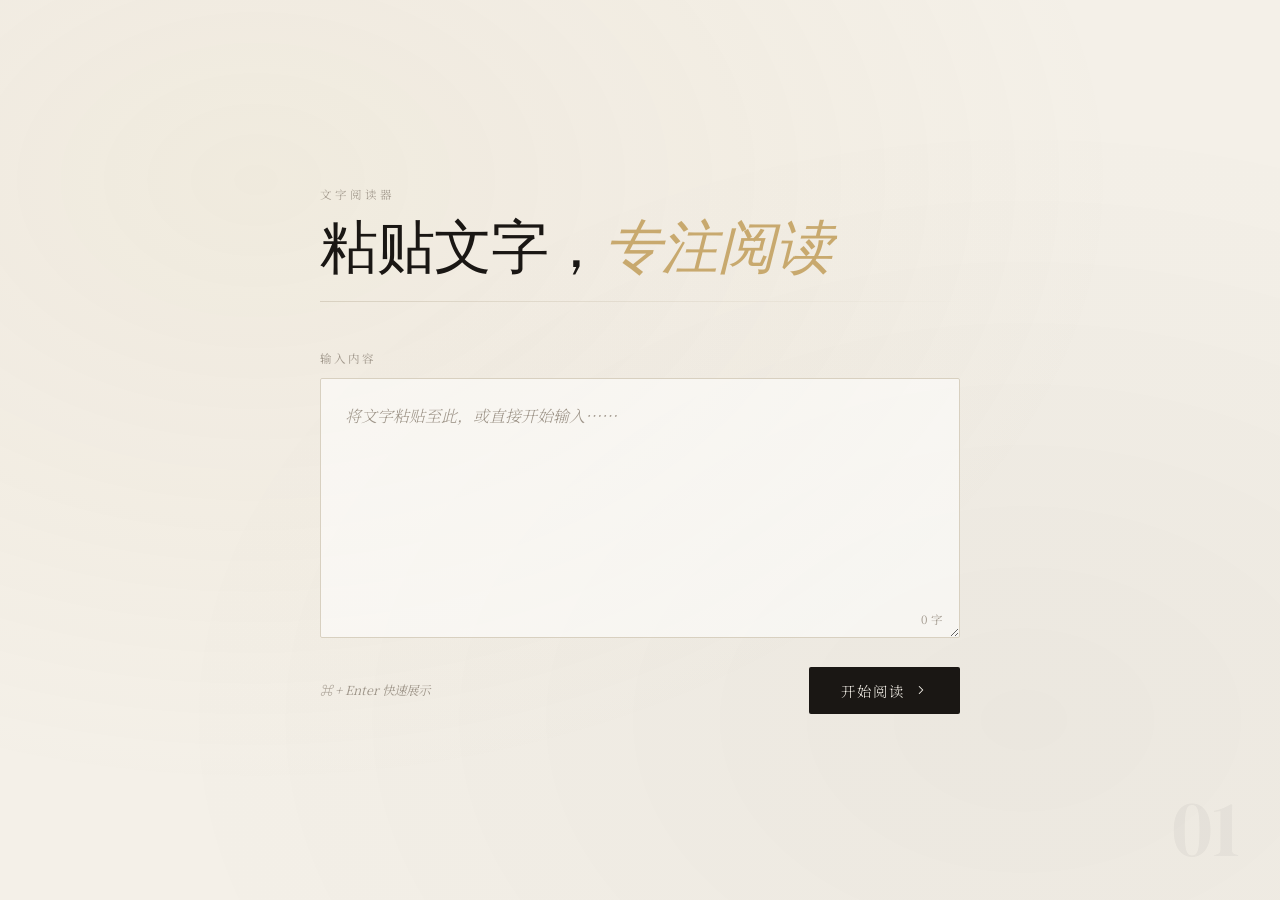
<file: index.html>
<!DOCTYPE html>
<html lang="zh">
<head>
    <meta charset="UTF-8">
    <meta name="viewport" content="width=device-width, initial-scale=1.0">
    <title>阅读器</title>
    <link rel="preconnect" href="https://fonts.googleapis.com">
    <link rel="preconnect" href="https://fonts.gstatic.com" crossorigin>
    <link href="https://fonts.googleapis.com/css2?family=Noto+Serif+SC:wght@300;400&family=DM+Serif+Display:ital@0;1&display=swap" rel="stylesheet">
    <style>
        :root {
            --ink: #1a1714;
            --paper: #f4f0e8;
            --muted: #9e9589;
            --accent: #c8a96e;
            --border: #d8d0c0;
        }

        * {
            margin: 0;
            padding: 0;
            box-sizing: border-box;
        }

        body {
            background-color: var(--paper);
            color: var(--ink);
            font-family: 'Noto Serif SC', serif;
            min-height: 100vh;
            display: flex;
            flex-direction: column;
            align-items: center;
            justify-content: center;
            padding: 2rem;
            position: relative;
            overflow-x: hidden;
        }

        /* 背景纹理 */
        body::before {
            content: '';
            position: fixed;
            inset: 0;
            background-image:
                radial-gradient(ellipse at 20% 20%, rgba(200, 169, 110, 0.08) 0%, transparent 60%),
                radial-gradient(ellipse at 80% 80%, rgba(26, 23, 20, 0.04) 0%, transparent 60%);
            pointer-events: none;
        }

        .page {
            width: 100%;
            max-width: 640px;
            animation: fadeUp 0.8s ease both;
        }

        @keyframes fadeUp {
            from { opacity: 0; transform: translateY(24px); }
            to   { opacity: 1; transform: translateY(0); }
        }

        /* 标题区域 */
        .header {
            margin-bottom: 3rem;
            text-align: left;
        }

        .header-eyebrow {
            font-family: 'Noto Serif SC', serif;
            font-weight: 300;
            font-size: 0.72rem;
            letter-spacing: 0.25em;
            color: var(--muted);
            text-transform: uppercase;
            margin-bottom: 0.8rem;
        }

        .header-title {
            font-family: 'DM Serif Display', serif;
            font-size: clamp(2.4rem, 6vw, 3.6rem);
            font-weight: 400;
            line-height: 1.1;
            color: var(--ink);
            letter-spacing: -0.02em;
        }

        .header-title em {
            font-style: italic;
            color: var(--accent);
        }

        .header-rule {
            margin-top: 1.4rem;
            height: 1px;
            background: linear-gradient(to right, var(--border), transparent);
        }

        /* 输入区域 */
        .input-wrapper {
            position: relative;
            margin-bottom: 1.5rem;
        }

        .input-label {
            display: block;
            font-size: 0.72rem;
            letter-spacing: 0.18em;
            text-transform: uppercase;
            color: var(--muted);
            margin-bottom: 0.75rem;
        }

        textarea {
            width: 100%;
            min-height: 260px;
            padding: 1.4rem 1.5rem;
            background: rgba(255, 255, 255, 0.55);
            border: 1px solid var(--border);
            border-radius: 2px;
            font-family: 'Noto Serif SC', serif;
            font-size: 1rem;
            font-weight: 300;
            line-height: 1.85;
            color: var(--ink);
            resize: vertical;
            outline: none;
            transition: border-color 0.25s, background 0.25s, box-shadow 0.25s;
            caret-color: var(--accent);
        }

        textarea::placeholder {
            color: var(--muted);
            font-style: italic;
        }

        textarea:focus {
            border-color: var(--accent);
            background: rgba(255, 255, 255, 0.8);
            box-shadow: 0 0 0 3px rgba(200, 169, 110, 0.12);
        }

        /* 字数统计 */
        .char-count {
            position: absolute;
            right: 1rem;
            bottom: 1rem;
            font-size: 0.72rem;
            color: var(--muted);
            letter-spacing: 0.05em;
            pointer-events: none;
            transition: color 0.2s;
        }

        /* 底部操作行 */
        .actions {
            display: flex;
            align-items: center;
            justify-content: space-between;
        }

        .hint {
            font-size: 0.78rem;
            color: var(--muted);
            font-style: italic;
        }

        .btn-read {
            display: flex;
            align-items: center;
            gap: 0.6rem;
            padding: 0.8rem 2rem;
            background: var(--ink);
            color: var(--paper);
            border: none;
            border-radius: 2px;
            font-family: 'Noto Serif SC', serif;
            font-size: 0.9rem;
            font-weight: 300;
            letter-spacing: 0.12em;
            cursor: pointer;
            transition: background 0.22s, transform 0.18s, box-shadow 0.22s;
            position: relative;
            overflow: hidden;
        }

        .btn-read::after {
            content: '';
            position: absolute;
            inset: 0;
            background: var(--accent);
            transform: translateX(-100%);
            transition: transform 0.3s ease;
            z-index: 0;
        }

        .btn-read:hover::after {
            transform: translateX(0);
        }

        .btn-read:hover {
            box-shadow: 0 4px 20px rgba(26, 23, 20, 0.2);
            transform: translateY(-1px);
        }

        .btn-read span,
        .btn-read svg {
            position: relative;
            z-index: 1;
        }

        .btn-read:active {
            transform: translateY(0);
        }

        .btn-read svg {
            width: 14px;
            height: 14px;
            stroke: currentColor;
            fill: none;
            stroke-width: 1.8;
            stroke-linecap: round;
            stroke-linejoin: round;
            transition: transform 0.2s;
        }

        .btn-read:hover svg {
            transform: translateX(3px);
        }

        /* 空内容提示动画 */
        @keyframes shake {
            0%, 100% { transform: translateX(0); }
            20%       { transform: translateX(-6px); }
            40%       { transform: translateX(6px); }
            60%       { transform: translateX(-4px); }
            80%       { transform: translateX(4px); }
        }

        textarea.shake {
            animation: shake 0.4s ease;
            border-color: #c0705a !important;
        }

        /* 装饰性页码 */
        .deco-num {
            position: fixed;
            bottom: 2rem;
            right: 2.5rem;
            font-family: 'DM Serif Display', serif;
            font-size: 5rem;
            color: rgba(26, 23, 20, 0.04);
            line-height: 1;
            pointer-events: none;
            user-select: none;
        }
    </style>
</head>
<body>
    <div class="page">
        <header class="header">
            <p class="header-eyebrow">文字阅读器</p>
            <h1 class="header-title">粘贴文字，<em>专注阅读</em></h1>
            <div class="header-rule"></div>
        </header>

        <div class="input-wrapper">
            <label class="input-label" for="textInput">输入内容</label>
            <textarea
                id="textInput"
                placeholder="将文字粘贴至此，或直接开始输入……"
                spellcheck="false"
            ></textarea>
            <span class="char-count" id="charCount">0 字</span>
        </div>

        <div class="actions">
            <span class="hint">⌘ + Enter 快速展示</span>
            <button class="btn-read" id="showTextBtn">
                <span>开始阅读</span>
                <svg viewBox="0 0 24 24"><polyline points="9 18 15 12 9 6"/></svg>
            </button>
        </div>
    </div>

    <div class="deco-num">01</div>

    <script>
        const textarea = document.getElementById('textInput');
        const charCount = document.getElementById('charCount');
        const btn = document.getElementById('showTextBtn');

        textarea.addEventListener('input', () => {
            const len = textarea.value.length;
            charCount.textContent = len > 0 ? `${len} 字` : '0 字';
        });

        function openReader() {
            const text = textarea.value;
            if (!text.trim()) {
                textarea.classList.remove('shake');
                void textarea.offsetWidth;
                textarea.classList.add('shake');
                textarea.addEventListener('animationend', () => textarea.classList.remove('shake'), { once: true });
                return;
            }
            localStorage.setItem('readerText', text);
            window.open('reader.html', '_blank');
        }

        btn.addEventListener('click', openReader);

        document.addEventListener('keydown', (e) => {
            if ((e.metaKey || e.ctrlKey) && e.key === 'Enter') {
                e.preventDefault();
                openReader();
            }
        });
    </script>
</body>
</html>
</file>
